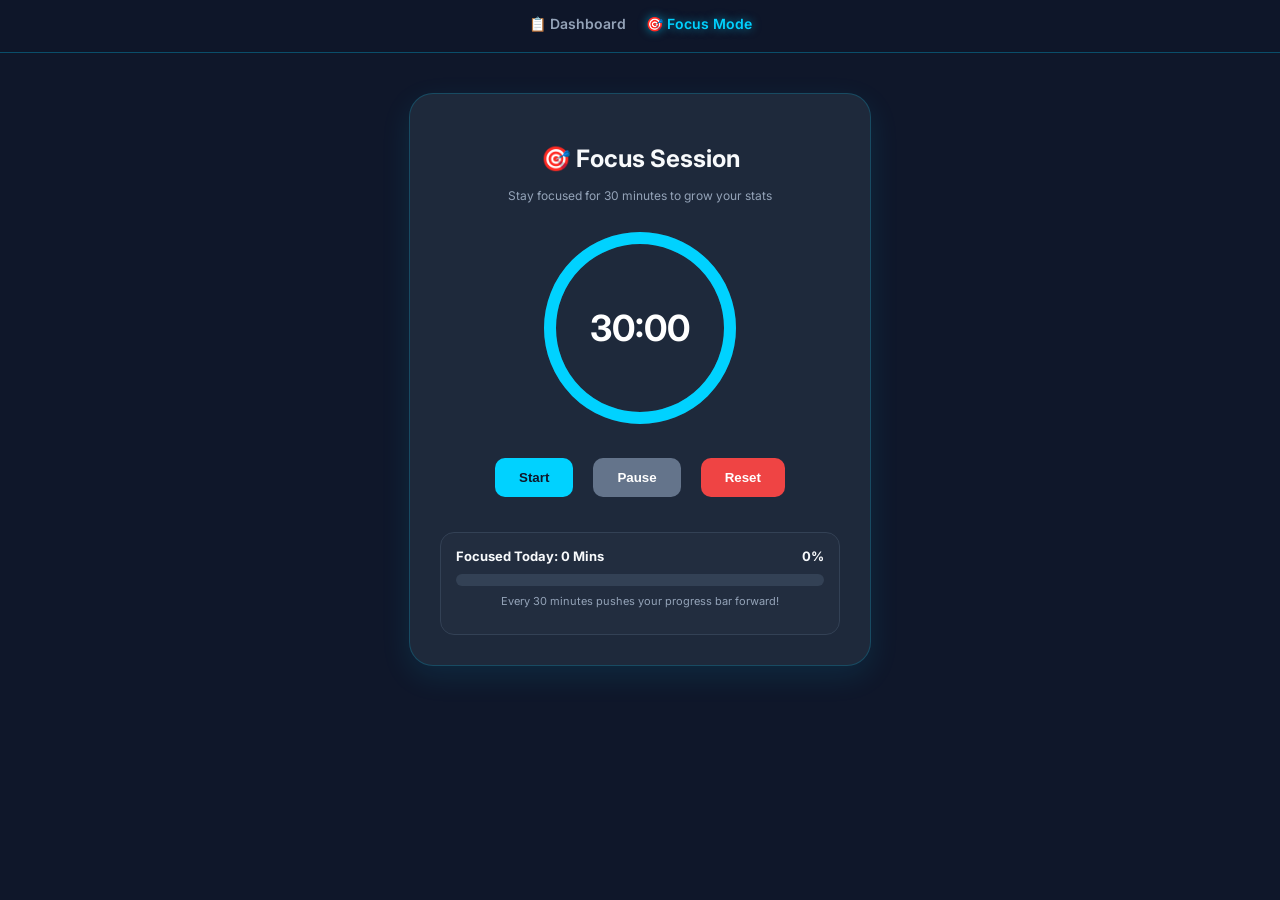
<file: focus.html>
<!DOCTYPE html>
<html lang="en">
<head>
    <meta charset="UTF-8">
    <meta name="viewport" content="width=device-width, initial-scale=1.0">
    <title>Forest Focus - Focus Session</title>
    <link href="https://fonts.googleapis.com/css2?family=Inter:wght@400;600;700&display=swap" rel="stylesheet">
    <link rel="stylesheet" href="focus.css">
    <style>
        body.dark-theme { background-color: #0F172A; color: #F8FAFC; }
        .navbar {
            background: rgba(15, 23, 42, 0.9);
            border-bottom: 1px solid rgba(0, 210, 255, 0.3);
            display: flex; gap: 20px; padding: 15px; justify-content: center;
        }
        .navbar a { color: #94A3B8; text-decoration: none; font-weight: 600; font-size: 14px; }
        .navbar a.active { color: #00d2ff !important; text-shadow: 0 0 10px rgba(0,210,255,0.6); }

        .glass-container {
            background: #1E293B; border: 1px solid rgba(0, 210, 255, 0.2);
            padding: 30px; border-radius: 24px; width: 90%; max-width: 400px;
            text-align: center; box-shadow: 0 10px 30px rgba(0, 210, 255, 0.1); margin: 40px auto;
        }
        .timer-btn {
            background: #00d2ff; color: #0F172A; border: none; padding: 12px 24px;
            font-weight: bold; border-radius: 10px; cursor: pointer; transition: 0.2s; margin: 5px;
        }
        .timer-btn:hover { transform: translateY(-2px); box-shadow: 0 0 15px rgba(0,210,255,0.5); }
        .progress-bar-bg { background: #334155; height: 12px; border-radius: 10px; overflow: hidden; margin-top: 10px; }
        .progress-bar-fill { background: #22C55E; height: 100%; width: 0%; transition: width 0.5s ease; box-shadow: 0 0 10px #22C55E; }
    </style>
</head>
<body class="dark-theme">

    <div class="navbar">
        <a href="dashboard.html">📋 Dashboard</a>
        <a href="focus.html" class="active">🎯 Focus Mode</a>
    </div>

    <div class="glass-container">
        <h2>🎯 Focus Session</h2>
        <p class="subtitle">Stay focused for 30 minutes to grow your stats</p>

        <div class="circle-timer-wrap">
            <svg class="timer-svg" viewBox="0 0 100 100">
                <circle class="bg-circle" cx="50" cy="50" r="45"></circle>
                <circle id="progressCircle" stroke="#00d2ff" stroke-width="6" fill="transparent" r="45" cx="50" cy="50" stroke-dasharray="283" stroke-dashoffset="0"></circle>
            </svg>
            <div id="timerDisplay">30:00</div>
        </div>

        <div class="control-panel">
            <button id="startBtn" class="timer-btn">Start</button>
            <button id="pauseBtn" class="timer-btn" style="background:#64748B; color:white;">Pause</button>
            <button id="resetBtn" class="timer-btn" style="background:#EF4444; color:white;">Reset</button>
        </div>

        <div class="daily-goals-card" style="margin-top: 30px; text-align: left; background: rgba(255,255,255,0.02); padding: 15px; border-radius: 14px; border: 1px solid #334155;">
            <div style="display: flex; justify-content: space-between; font-size: 13px; font-weight: bold;">
                <span id="sessionsCountLabel">Total Focused Today: 0 mins</span>
                <span id="goalPercentText">0%</span>
            </div>
            <div class="progress-bar-bg">
                <div id="goalBarFill" class="progress-bar-fill"></div>
            </div>
            <p style="font-size: 11px; color: #94A3B8; margin-top: 8px; text-align: center;">Every 30 minutes pushes your progress bar forward!</p>
        </div>
    </div>

    <script>
    const currentUser = localStorage.getItem('currentUser') || 'Guest';
    function getUserKey(name) { return currentUser + "_" + name; }

    let defaultTime = 30 * 60; // 30 دقيقة
    let timeLeft = defaultTime;
    let timer = null;
    let isRunning = false;

    const timerDisplay = document.getElementById('timerDisplay');
    const startBtn = document.getElementById('startBtn');
    const pauseBtn = document.getElementById('pauseBtn');
    const resetBtn = document.getElementById('resetBtn');
    const progressCircle = document.getElementById('progressCircle');

    function updateDisplay() {
        let mins = Math.floor(timeLeft / 60);
        let secs = timeLeft % 60;
        timerDisplay.innerText = `${mins.toString().padStart(2, '0')}:${secs.toString().padStart(2, '0')}`;
        
        let pct = (timeLeft / defaultTime) * 283;
        progressCircle.style.strokeDashoffset = 283 - pct;
    }

    function loadStats() {
        let totalMins = parseInt(localStorage.getItem(getUserKey('totalMinutes')) || '0');
        let goalMinutes = 150; 
        let pct = Math.min(100, Math.round((totalMins / goalMinutes) * 100));
        
        document.getElementById('goalPercentText').innerText = `${pct}%`;
        document.getElementById('goalBarFill').style.width = `${pct}%`;
        document.getElementById('sessionsCountLabel').innerText = `Focused Today: ${totalMins} Mins`;
    }

    // الزرار والكود الجديد اللي سألتي عليه مكانه هنا بالظبط:
    startBtn.addEventListener('click', () => {
        if (isRunning) return; isRunning = true;
        timer = setInterval(() => {
            if (timeLeft > 0) { 
                timeLeft--; 
                updateDisplay(); 
            } 
            else {
                clearInterval(timer); 
                isRunning = false;
                
                // استدعاء البيانات الحالية للمستخدم
                let currentPoints = parseInt(localStorage.getItem(getUserKey('points')) || '0');
                let currentMins = parseInt(localStorage.getItem(getUserKey('totalMinutes')) || '0');
                
                // التعديل الجديد: إعطاء 5 نقاط فقط عند انتهاء الـ 30 دقيقة
                localStorage.setItem(getUserKey('points'), currentPoints + 5);
                localStorage.setItem(getUserKey('totalMinutes'), currentMins + 30);
                
                alert("🎉 أحسنتِ! انتهت الجلسة بنجاح وحصلتِ على 5 نقاط وزادت غابتك نمواً! 🌳");
                
                timeLeft = defaultTime; 
                updateDisplay(); 
                loadStats();
            }
        }, 1000);
    });

    pauseBtn.addEventListener('click', () => { clearInterval(timer); isRunning = false; });
    resetBtn.addEventListener('click', () => { clearInterval(timer); isRunning = false; timeLeft = defaultTime; updateDisplay(); });

    updateDisplay(); 
    loadStats();
</script>

</body>
</html>
</file>
<file: focus.css>
/* focus.css - النسخة النهائية للتايمر */
body {
    margin: 0;
    padding: 0;
    font-family: 'Inter', sans-serif;
    background-color: #0F172A;
    color: #F8FAFC;
    display: flex;
    flex-direction: column;
    align-items: center;
    min-height: 100vh;
}

.navbar {
    width: 100%;
    display: flex;
    justify-content: center;
    gap: 20px;
    padding: 15px 0;
}

.navbar a {
    color: #94A3B8;
    text-decoration: none;
    font-weight: 600;
    font-size: 14px;
    padding-bottom: 5px;
}

.glass-container {
    background: #1E293B;
    border: 1px solid #334155;
    padding: 30px;
    border-radius: 24px;
    width: 90%;
    max-width: 400px;
    text-align: center;
    box-shadow: 0 10px 25px rgba(0,0,0,0.2);
}

.subtitle {
    color: #94A3B8;
    font-size: 12px;
    margin-top: -5px;
    margin-bottom: 25px;
}

/* دائرة التايمر الإبداعية */
.circle-timer-wrap {
    position: relative;
    width: 200px;
    height: 200px;
    margin: 0 auto 25px auto;
}

.timer-svg {
    width: 100%;
    height: 100%;
    transform: rotate(-90deg);
}

.bg-circle {
    stroke: #334155;
    stroke-width: 6;
    fill: transparent;
}

#timerDisplay {
    position: absolute;
    top: 50%;
    left: 50%;
    transform: translate(-50%, -50%);
    font-size: 36px;
    font-weight: 700;
    color: #FFFFFF;
}

/* أزرار التحكم بالتايمر */
.control-panel {
    display: flex;
    justify-content: center;
    gap: 10px;
    margin-bottom: 20px;
}

.glow-btn {
    border: none;
    color: white;
    padding: 10px 18px;
    border-radius: 10px;
    font-weight: 600;
    cursor: pointer;
    font-size: 14px;
    transition: 0.2s;
}

.divider {
    border: 0;
    border-top: 1px solid #334155;
    margin: 20px 0;
}

/* الإحصائيات أسفل التايمر */
.focus-stats {
    display: flex;
    flex-direction: column;
    gap: 12px;
    text-align: left;
}

.stat-item {
    display: flex;
    justify-content: space-between;
    font-size: 13px;
}

.stat-label {
    color: #94A3B8;
}

.stat-value {
    font-weight: 600;
    color: #FFFFFF;
}
</file>
